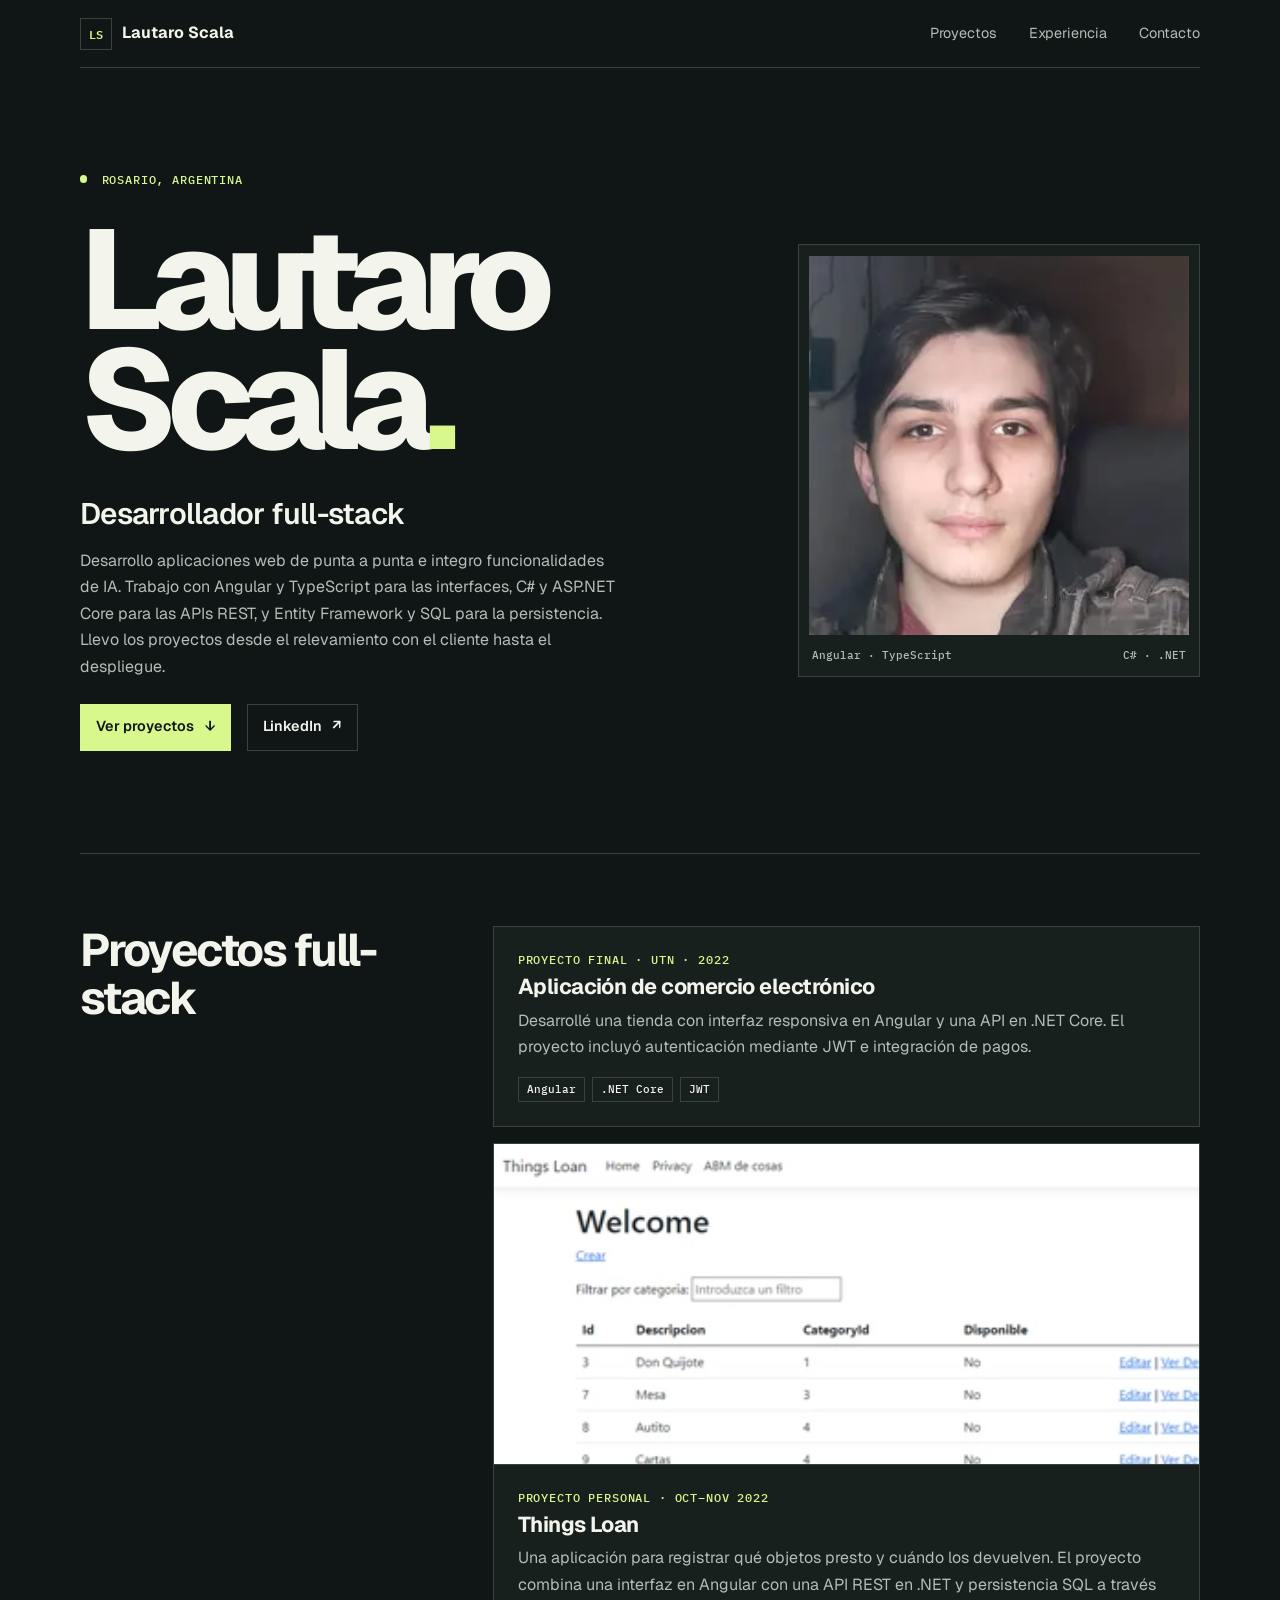
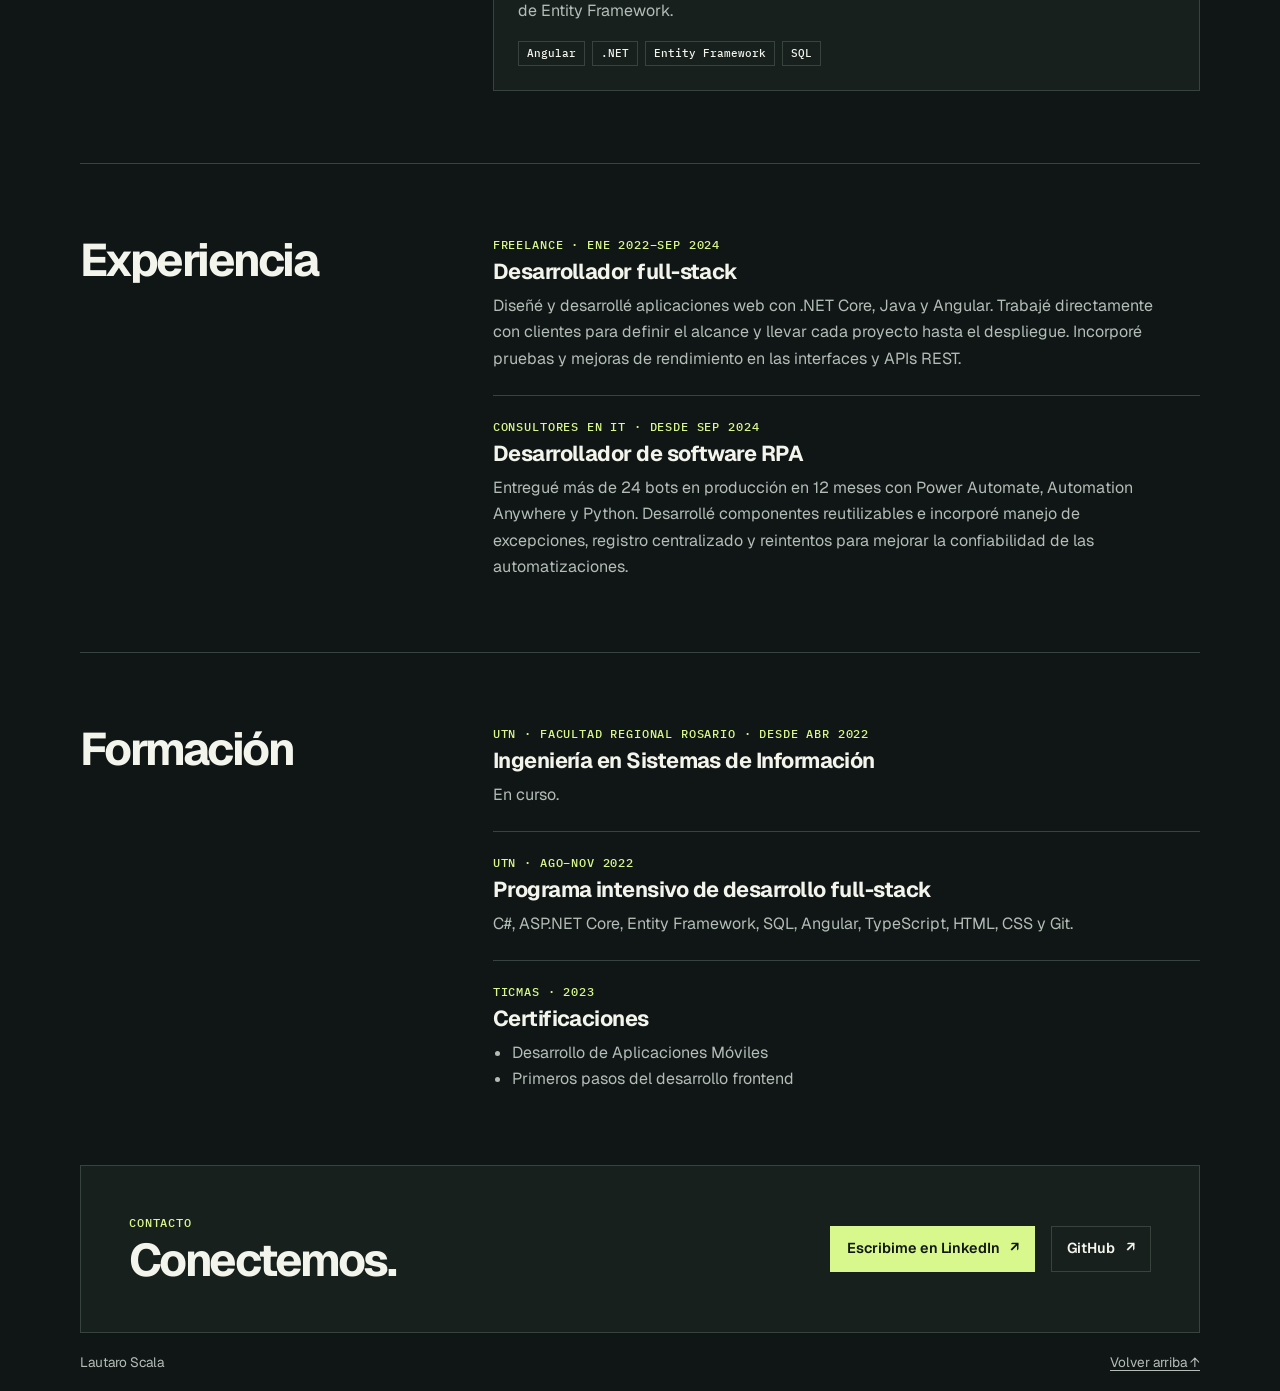
<file: index.html>
<!doctype html>
<html lang="es-AR">
<head>
  <meta charset="utf-8">
  <meta name="viewport" content="width=device-width, initial-scale=1">
  <meta name="description" content="Portfolio de Lautaro Scala, desarrollador full-stack en Rosario, Argentina. Desarrollo de aplicaciones web con Angular, TypeScript, C# y .NET e integración de IA.">
  <title>Lautaro Scala · Desarrollador full-stack</title>
  <link rel="stylesheet" href="css/styles.css">
</head>
<body>
  <a class="skip" href="#contenido">Ir al contenido</a>
  <header class="site-header wrap" id="inicio">
    <a class="brand" href="#inicio"><span aria-hidden="true">LS</span> Lautaro Scala</a>
    <nav aria-label="Principal">
      <a href="#proyectos">Proyectos</a>
      <a href="#experiencia">Experiencia</a>
      <a href="#contacto">Contacto</a>
    </nav>
  </header>

  <main id="contenido" class="wrap">
    <section class="hero" aria-labelledby="nombre">
      <div>
        <p class="label"><span class="dot" aria-hidden="true"></span> Rosario, Argentina</p>
        <h1 id="nombre">Lautaro<br>Scala<span>.</span></h1>
        <p class="role">Desarrollador full-stack</p>
        <p class="intro">Desarrollo aplicaciones web de punta a punta e integro funcionalidades de IA. Trabajo con Angular y TypeScript para las interfaces, C# y ASP.NET Core para las APIs REST, y Entity Framework y SQL para la persistencia. Llevo los proyectos desde el relevamiento con el cliente hasta el despliegue.</p>
        <div class="actions">
          <a class="button primary" href="#proyectos">Ver proyectos <span aria-hidden="true">↓</span></a>
          <a class="button" href="https://www.linkedin.com/in/lautaroscala/">LinkedIn <span aria-hidden="true">↗</span></a>
        </div>
      </div>
      <figure class="portrait">
        <img src="assets/retrato.webp" alt="Retrato de Lautaro Scala" width="326" height="326">
        <figcaption><span>Angular · TypeScript</span><span>C# · .NET</span></figcaption>
      </figure>
    </section>

    <section class="section" id="proyectos">
      <h2>Proyectos full-stack</h2>
      <div class="project-list">
        <article class="project">
          <div class="project-copy">
            <p class="label">Proyecto final · UTN · 2022</p>
            <h3>Aplicación de comercio electrónico</h3>
            <p>Desarrollé una tienda con interfaz responsiva en Angular y una API en .NET Core. El proyecto incluyó autenticación mediante JWT e integración de pagos.</p>
            <ul class="tags" aria-label="Tecnologías">
              <li>Angular</li><li>.NET Core</li><li>JWT</li>
            </ul>
          </div>
        </article>
        <article class="project">
          <img src="assets/things-loan.webp" width="384" height="269" alt="Pantalla de Things Loan con el listado de objetos y su disponibilidad" loading="lazy">
          <div class="project-copy">
            <p class="label">Proyecto personal · Oct–nov 2022</p>
            <h3>Things Loan</h3>
            <p>Una aplicación para registrar qué objetos presto y cuándo los devuelven. El proyecto combina una interfaz en Angular con una API REST en .NET y persistencia SQL a través de Entity Framework.</p>
            <ul class="tags" aria-label="Tecnologías">
              <li>Angular</li><li>.NET</li><li>Entity Framework</li><li>SQL</li>
            </ul>
          </div>
        </article>
      </div>
    </section>

    <section class="section" id="experiencia">
      <h2>Experiencia</h2>
      <div>
        <article class="entry">
          <p class="label">Freelance · Ene 2022–sep 2024</p>
          <h3>Desarrollador full-stack</h3>
          <p>Diseñé y desarrollé aplicaciones web con .NET Core, Java y Angular. Trabajé directamente con clientes para definir el alcance y llevar cada proyecto hasta el despliegue. Incorporé pruebas y mejoras de rendimiento en las interfaces y APIs REST.</p>
        </article>
        <article class="entry">
          <p class="label">Consultores en IT · Desde sep 2024</p>
          <h3>Desarrollador de software RPA</h3>
          <p>Entregué más de 24 bots en producción en 12 meses con Power Automate, Automation Anywhere y Python. Desarrollé componentes reutilizables e incorporé manejo de excepciones, registro centralizado y reintentos para mejorar la confiabilidad de las automatizaciones.</p>
        </article>
      </div>
    </section>

    <section class="section" id="formacion">
      <h2>Formación</h2>
      <div>
        <article class="entry">
          <p class="label">UTN · Facultad Regional Rosario · Desde abr 2022</p>
          <h3>Ingeniería en Sistemas de Información</h3>
          <p>En curso.</p>
        </article>
        <article class="entry">
          <p class="label">UTN · Ago–nov 2022</p>
          <h3>Programa intensivo de desarrollo full-stack</h3>
          <p>C#, ASP.NET Core, Entity Framework, SQL, Angular, TypeScript, HTML, CSS y Git.</p>
        </article>
        <article class="entry">
          <p class="label">Ticmas · 2023</p>
          <h3>Certificaciones</h3>
          <ul class="courses">
            <li>Desarrollo de Aplicaciones Móviles</li>
            <li>Primeros pasos del desarrollo frontend</li>
          </ul>
        </article>
      </div>
    </section>

    <section class="contact" id="contacto">
      <div>
        <p class="label">Contacto</p>
        <h2>Conectemos.</h2>
      </div>
      <div class="actions">
        <a class="button primary" href="https://www.linkedin.com/in/lautaroscala/">Escribime en LinkedIn <span aria-hidden="true">↗</span></a>
        <a class="button" href="https://github.com/LautaroScala">GitHub <span aria-hidden="true">↗</span></a>
      </div>
    </section>
  </main>

  <footer class="wrap site-footer">
    <span>Lautaro Scala</span>
    <a href="#inicio">Volver arriba <span aria-hidden="true">↑</span></a>
  </footer>
</body>
</html>
</file>
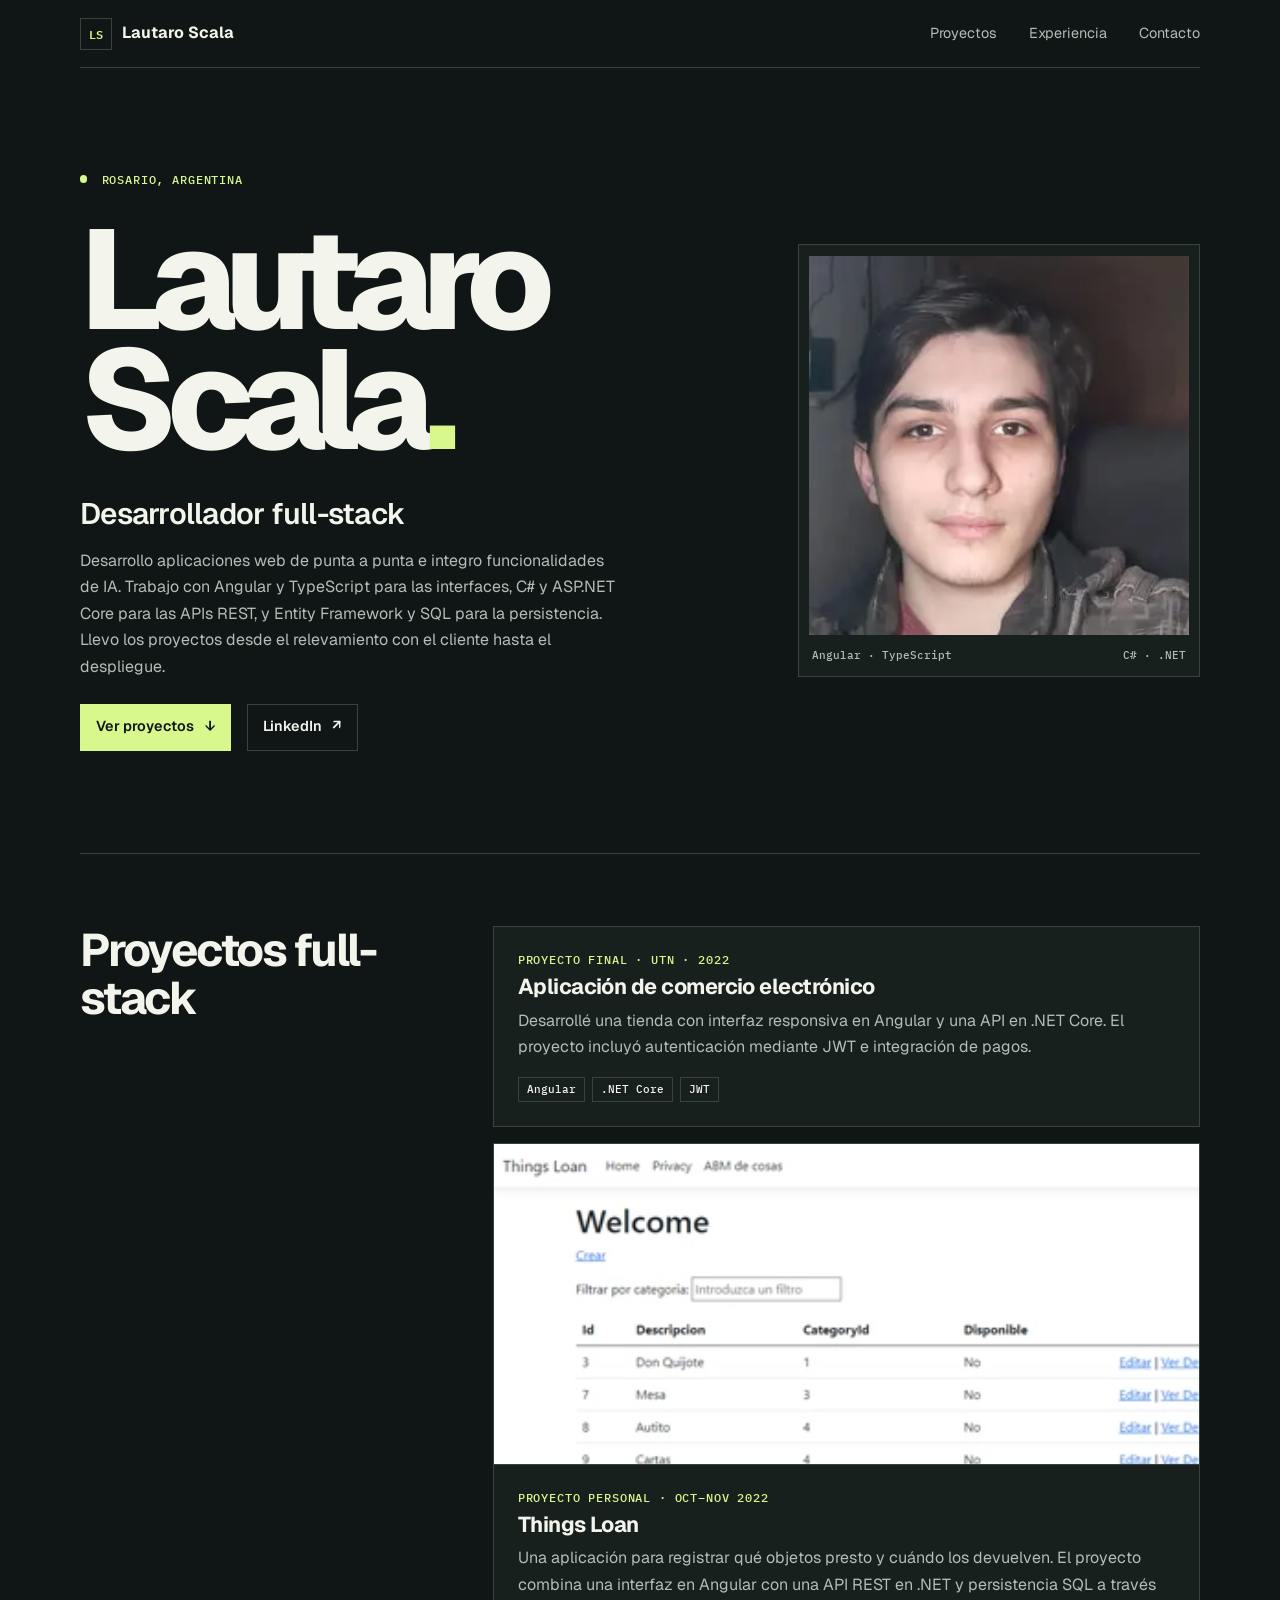
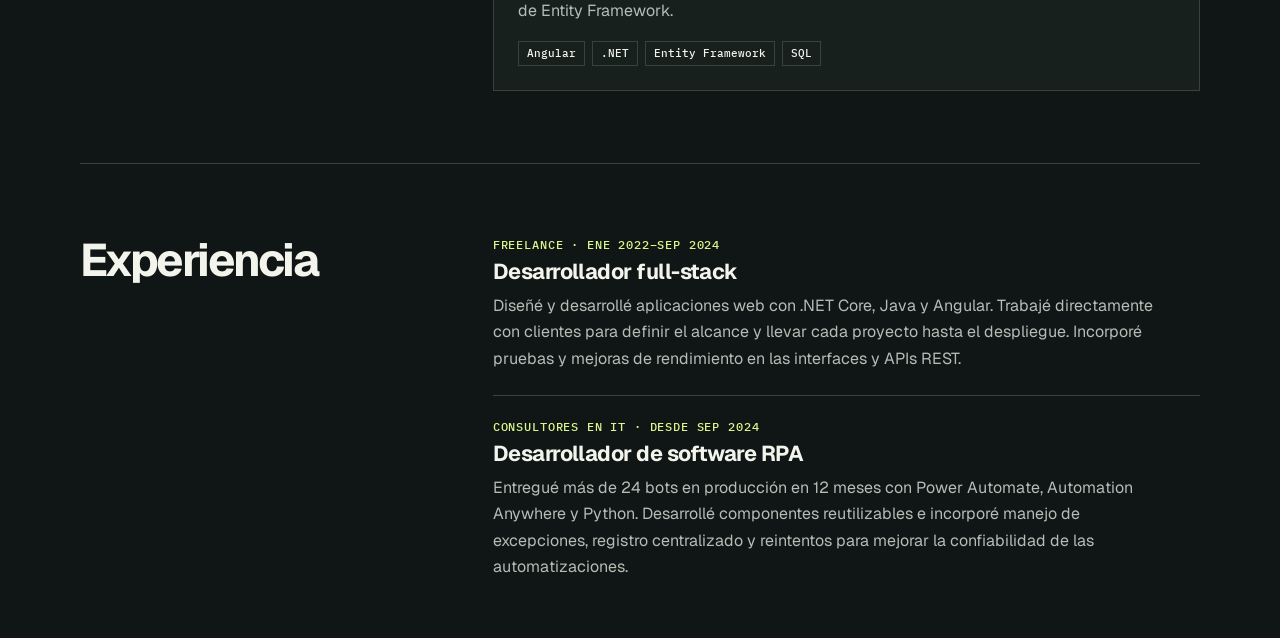
<file: es.html>
<!doctype html>
<html lang="es-AR">
<head>
  <meta charset="utf-8">
  <meta name="viewport" content="width=device-width, initial-scale=1">
  <meta http-equiv="refresh" content="0; url=./">
  <link rel="canonical" href="https://lautaroscala.github.io/">
  <title>Lautaro Scala</title>
</head>
<body>
  <a href="./">Ir al portfolio de Lautaro Scala</a>
</body>
</html>
</file>
<file: css/styles.css>
@import url('https://fonts.googleapis.com/css2?family=Geist:wght@400;500;600;700;800&family=IBM+Plex+Mono:wght@500;600&display=swap');

:root {
  color-scheme: dark;
  --bg: #101615;
  --panel: #18201e;
  --ink: #f3f5ed;
  --muted: #b3bdb6;
  --line: #37443d;
  --lime: #d8f88d;
  --mono: "IBM Plex Mono", monospace;
}

* { box-sizing: border-box; }
body { margin: 0; background: var(--bg); color: var(--ink); font: 1rem/1.65 Geist, system-ui, sans-serif; }
a { color: inherit; text-underline-offset: .25em; }
a:focus-visible { outline: 2px solid var(--lime); outline-offset: 5px; }
h1, h2, h3, p, figure { margin: 0; }
img { display: block; max-width: 100%; height: auto; }
.wrap { width: min(1120px, calc(100% - 64px)); margin-inline: auto; }
.skip { position: absolute; top: .5rem; left: .5rem; z-index: 1; padding: .5rem 1rem; background: var(--lime); color: var(--bg); }
.skip:not(:focus) { transform: translateY(-150%); }

.site-header, .site-footer {
  display: flex;
  justify-content: space-between;
  align-items: center;
  gap: 1rem;
  padding-block: 1.1rem;
}
.site-header { border-bottom: 1px solid var(--line); }
.brand, nav, .actions { display: flex; align-items: center; gap: 1rem; flex-wrap: wrap; }
.brand, nav a { text-decoration: none; }
.brand { font-weight: 700; gap: .65rem; }
.brand span {
  display: grid;
  place-items: center;
  width: 2rem;
  height: 2rem;
  border: 1px solid var(--line);
  color: var(--lime);
  font: 600 .75rem var(--mono);
}
nav { gap: clamp(.8rem, 3vw, 2rem); color: var(--muted); font-size: .9rem; }
nav a:hover, .site-footer a:hover { color: var(--lime); }

.hero {
  display: grid;
  grid-template-columns: 1.25fr .8fr;
  align-items: center;
  gap: clamp(2rem, 7vw, 7rem);
  padding-block: clamp(3.5rem, 8vw, 7rem);
}
.label {
  color: var(--lime);
  font: 500 .75rem/1.55 var(--mono);
  letter-spacing: .07em;
  text-transform: uppercase;
}
.dot {
  display: inline-block;
  width: .46rem;
  height: .46rem;
  margin-right: .4rem;
  border-radius: 50%;
  background: currentColor;
  vertical-align: .08em;
}
h1 { margin-block: .22em; font-size: clamp(4.25rem, 11vw, 9rem); font-weight: 800; line-height: .85; letter-spacing: -.085em; }
h1 span { color: var(--lime); }
.role { font-size: clamp(1.25rem, 3vw, 1.85rem); font-weight: 600; letter-spacing: -.025em; }
.intro { max-width: 49ch; margin-top: .55rem; color: var(--muted); }
.hero .actions { margin-top: 1.5rem; }
.button {
  display: inline-flex;
  align-items: center;
  gap: .65rem;
  padding: .65rem .95rem;
  border: 1px solid var(--line);
  text-decoration: none;
  font-size: .9rem;
  font-weight: 600;
}
.button:hover { border-color: var(--lime); }
.primary { color: var(--bg); background: var(--lime); border-color: var(--lime); }
.primary:hover { background: #edffbb; }
.portrait { border: 1px solid var(--line); padding: .65rem; background: var(--panel); }
.portrait img { width: 100%; aspect-ratio: 1; object-fit: cover; }
.portrait figcaption { display: flex; flex-wrap: wrap; justify-content: space-between; gap: .35rem 1rem; padding: .75rem .15rem .15rem; color: var(--muted); font: 500 .68rem/1.5 var(--mono); }

.section {
  display: grid;
  grid-template-columns: minmax(0, .7fr) minmax(0, 1.3fr);
  gap: 2rem;
  padding-block: clamp(2.5rem, 6vw, 4.5rem);
  border-top: 1px solid var(--line);
}
h2 { font-size: clamp(1.8rem, 4vw, 2.85rem); line-height: 1.05; letter-spacing: -.055em; }
h3 { margin-top: .2rem; font-size: 1.35rem; line-height: 1.25; letter-spacing: -.025em; }
.entry + .entry { margin-top: 1.4rem; padding-top: 1.4rem; border-top: 1px solid var(--line); }
.entry p:not(.label), .project p:not(.label) { max-width: 60ch; margin-top: .5rem; color: var(--muted); }
.project-list { display: grid; gap: 1rem; }
.project { border: 1px solid var(--line); background: var(--panel); }
.project img { width: 100%; aspect-ratio: 2.2; object-fit: cover; object-position: top; border-bottom: 1px solid var(--line); }
.project-copy { padding: clamp(1rem, 3vw, 1.5rem); }
.tags { display: flex; flex-wrap: wrap; gap: .45rem; margin: 1rem 0 0; padding: 0; list-style: none; }
.tags li { padding: .25rem .5rem; border: 1px solid var(--line); font: 500 .7rem/1.4 var(--mono); }
.courses { margin: .5rem 0 0; padding-left: 1.2rem; color: var(--muted); }
.contact { display: flex; justify-content: space-between; align-items: center; flex-wrap: wrap; gap: 1.5rem; padding: clamp(1.5rem, 5vw, 3rem); background: var(--panel); border: 1px solid var(--line); }
.contact h2 { margin-top: .25rem; }
.site-footer { font-size: .85rem; color: var(--muted); }

@media (max-width: 700px) {
  .wrap { width: calc(100% - 36px); }
  .site-header { flex-wrap: wrap; }
  .hero, .section { grid-template-columns: 1fr; }
  .hero { gap: 2rem; }
  .portrait { width: min(100%, 370px); }
  .section { gap: 1.5rem; }
}
</file>
